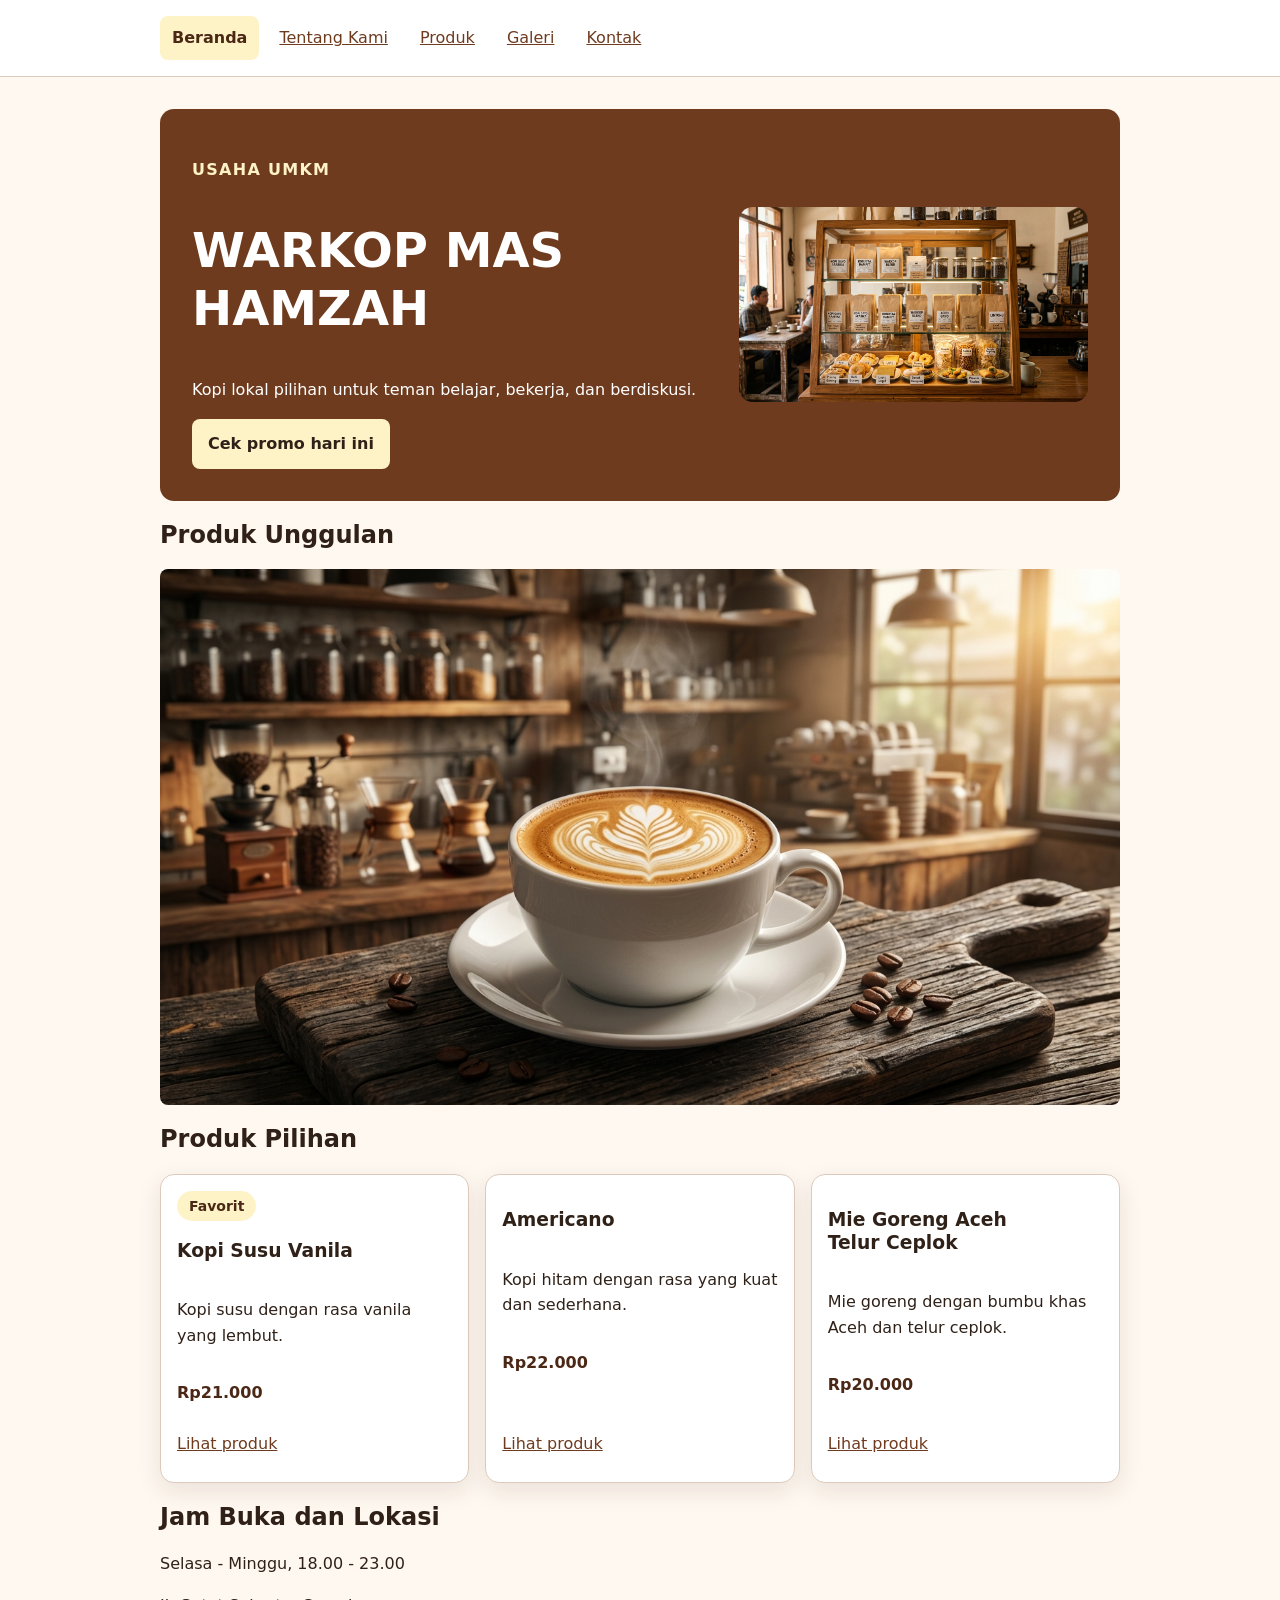
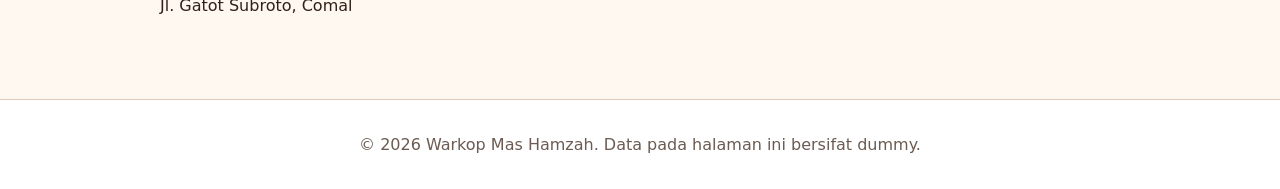
<file: index.html>
<!doctype html>
<html lang="id">
  <head>
    <meta charset="utf-8" />
    <meta name="viewport" content="width=device-width, initial-scale=1" />
    <title>Warkop Mas Hamzah - Website UMKM</title>
    <link rel="stylesheet" href="CSS/style.css" />
    <script src="JS/script.js" defer></script>
    <script src="JS/app.js" defer></script>
  </head>

  <body>
    <a class="skip-link" href="#konten">Lewati ke konten utama</a>

    <header class="site-header">
      <nav class="nav" aria-label="Navigasi utama">
        <ul>
          <li><a href="index.html" aria-current="page">Beranda</a></li>
          <li><a href="tentang.html">Tentang Kami</a></li>
          <li><a href="produk.html">Produk</a></li>
          <li><a href="galeri.html">Galeri</a></li>
          <li><a href="kontak.html">Kontak</a></li>
        </ul>
      </nav>
    </header>

    <main id="konten" class="page">
      <section class="hero" aria-labelledby="hero-title">
        <div class="hero-content">
          <p class="eyebrow">Usaha UMKM</p>
          <h1 id="hero-title">WARKOP MAS HAMZAH</h1>
          <p>Kopi lokal pilihan untuk teman belajar, bekerja, dan berdiskusi.</p>

          <button id="promoButton" type="button">Cek promo hari ini</button>
        </div>

        <img
          class="hero-image"
          src="assets/images/etalaseKopi.jpg"
          width="1376"
          height="768"
          alt="Etalase Warkop Mas Hamzah berisi kemasan kopi lokal dan jajanan"
        />
      </section>

      <!-- Produk Unggulan -->
      <section aria-labelledby="produk-title">
        <h2 id="produk-title">Produk Unggulan</h2>

        <img
          src="assets/images/kopi.jpg"
          width="1376"
          height="768"
          alt="Secangkir kopi dengan latte art di atas talenan kayu"
        />
      </section>

      <!-- Produk Pilihan -->
      <section aria-labelledby="pilihan-title">
        <h2 id="pilihan-title">Produk Pilihan</h2>

        <div class="product-grid">
          <article class="product-card">
            <span class="product-badge">Favorit</span>
            <h3>Kopi Susu Vanila</h3>
            <p>Kopi susu dengan rasa vanila yang lembut.</p>
            <p class="price">Rp21.000</p>
            <div class="card-actions">
              <a href="produk.html">Lihat produk</a>
            </div>
          </article>

          <article class="product-card">
            <h3>Americano</h3>
            <p>Kopi hitam dengan rasa yang kuat dan sederhana.</p>
            <p class="price">Rp22.000</p>
            <div class="card-actions">
              <a href="produk.html">Lihat produk</a>
            </div>
          </article>

          <article class="product-card">
            <h3>Mie Goreng Aceh Telur Ceplok</h3>
            <p>Mie goreng dengan bumbu khas Aceh dan telur ceplok.</p>
            <p class="price">Rp20.000</p>
            <div class="card-actions">
              <a href="produk.html">Lihat produk</a>
            </div>
          </article>
        </div>
      </section>

      <!-- Jam Buka dan Lokasi -->
      <section aria-labelledby="lokasi-title">
        <h2 id="lokasi-title">Jam Buka dan Lokasi</h2>
        <p>Selasa - Minggu, 18.00 - 23.00</p>
        <p>Jl. Gatot Subroto, Comal</p>
      </section>
    </main>

    <footer class="site-footer">
      <p>&copy; 2026 Warkop Mas Hamzah. Data pada halaman ini bersifat dummy.</p>
    </footer>
  </body>
</html>
</file>
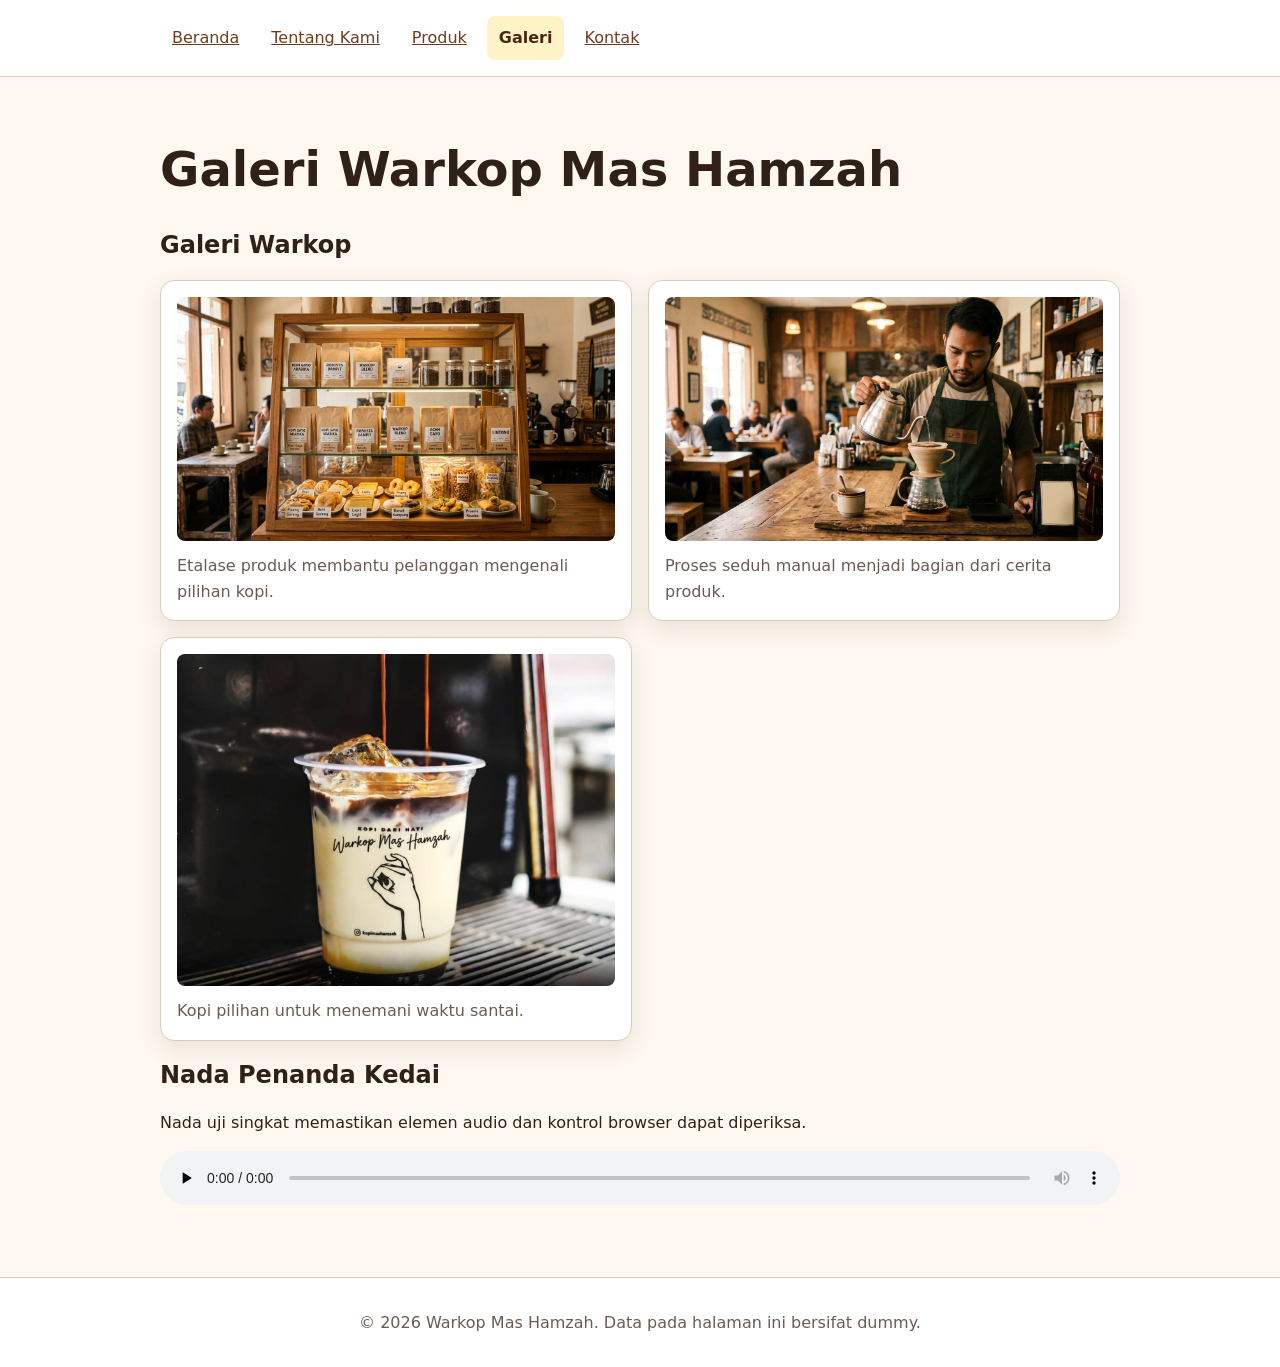
<file: galeri.html>
<!doctype html>
<html lang="id">
  <head>
    <meta charset="utf-8" />
    <meta name="viewport" content="width=device-width, initial-scale=1" />
    <title>Galeri - Warkop Mas Hamzah</title>
    <link rel="stylesheet" href="CSS/style.css" />
    <script src="JS/script.js" defer></script>
    <script src="JS/app.js" defer></script>
  </head>

  <body>
    <a class="skip-link" href="#konten">Lewati ke konten utama</a>

    <header class="site-header">
      <nav class="nav" aria-label="Navigasi utama">
        <ul>
          <li><a href="index.html">Beranda</a></li>
          <li><a href="tentang.html">Tentang Kami</a></li>
          <li><a href="produk.html">Produk</a></li>
          <li><a href="galeri.html" aria-current="page">Galeri</a></li>
          <li><a href="kontak.html">Kontak</a></li>
        </ul>
      </nav>
    </header>

    <main id="konten" class="page">
      <h1>Galeri Warkop Mas Hamzah</h1>

      <section aria-labelledby="media-title">
        <h2 id="media-title">Galeri Warkop</h2>

        <div class="gallery-grid">
          <figure class="media-card">
            <img
              src="assets/images/etalaseKopi.jpg"
              width="1376"
              height="768"
              alt="Etalase Warkop Mas Hamzah berisi beberapa pilihan kopi"
            />
            <figcaption>
              Etalase produk membantu pelanggan mengenali pilihan kopi.
            </figcaption>
          </figure>

          <figure class="media-card">
            <img
              src="assets/images/barista.jpg"
              width="1376"
              height="768"
              alt="Barista menuang air panas ke dripper kopi"
            />
            <figcaption>
              Proses seduh manual menjadi bagian dari cerita produk.
            </figcaption>
          </figure>

          <figure class="media-card">
            <img
              src="assets/images/kopi1.jpeg"
              width="1440"
              height="1092"
              loading="lazy"
              alt="Minuman kopi yang disajikan di Warkop Mas Hamzah"
            />
            <figcaption>
              Kopi pilihan untuk menemani waktu santai.
            </figcaption>
          </figure>
        </div>
      </section>

      <section aria-labelledby="audio-title">
        <h2 id="audio-title">Nada Penanda Kedai</h2>

        <p id="audio-note">
          Nada uji singkat memastikan elemen audio dan kontrol browser dapat diperiksa.
        </p>

        <!-- Audio dimuat dari file, tidak diputar otomatis. preload="none" menunda pengunduhan sampai tombol play ditekan. -->
        <audio controls preload="none" aria-describedby="audio-note">
          <source src="assets/audio/nada-kedai.mp3" type="audio/mpeg" />
          Browser Anda tidak mendukung pemutar audio.
        </audio>
      </section>
    </main>

    <footer class="site-footer">
      <p>&copy; 2026 Warkop Mas Hamzah. Data pada halaman ini bersifat dummy.</p>
    </footer>
  </body>
</html>
</file>
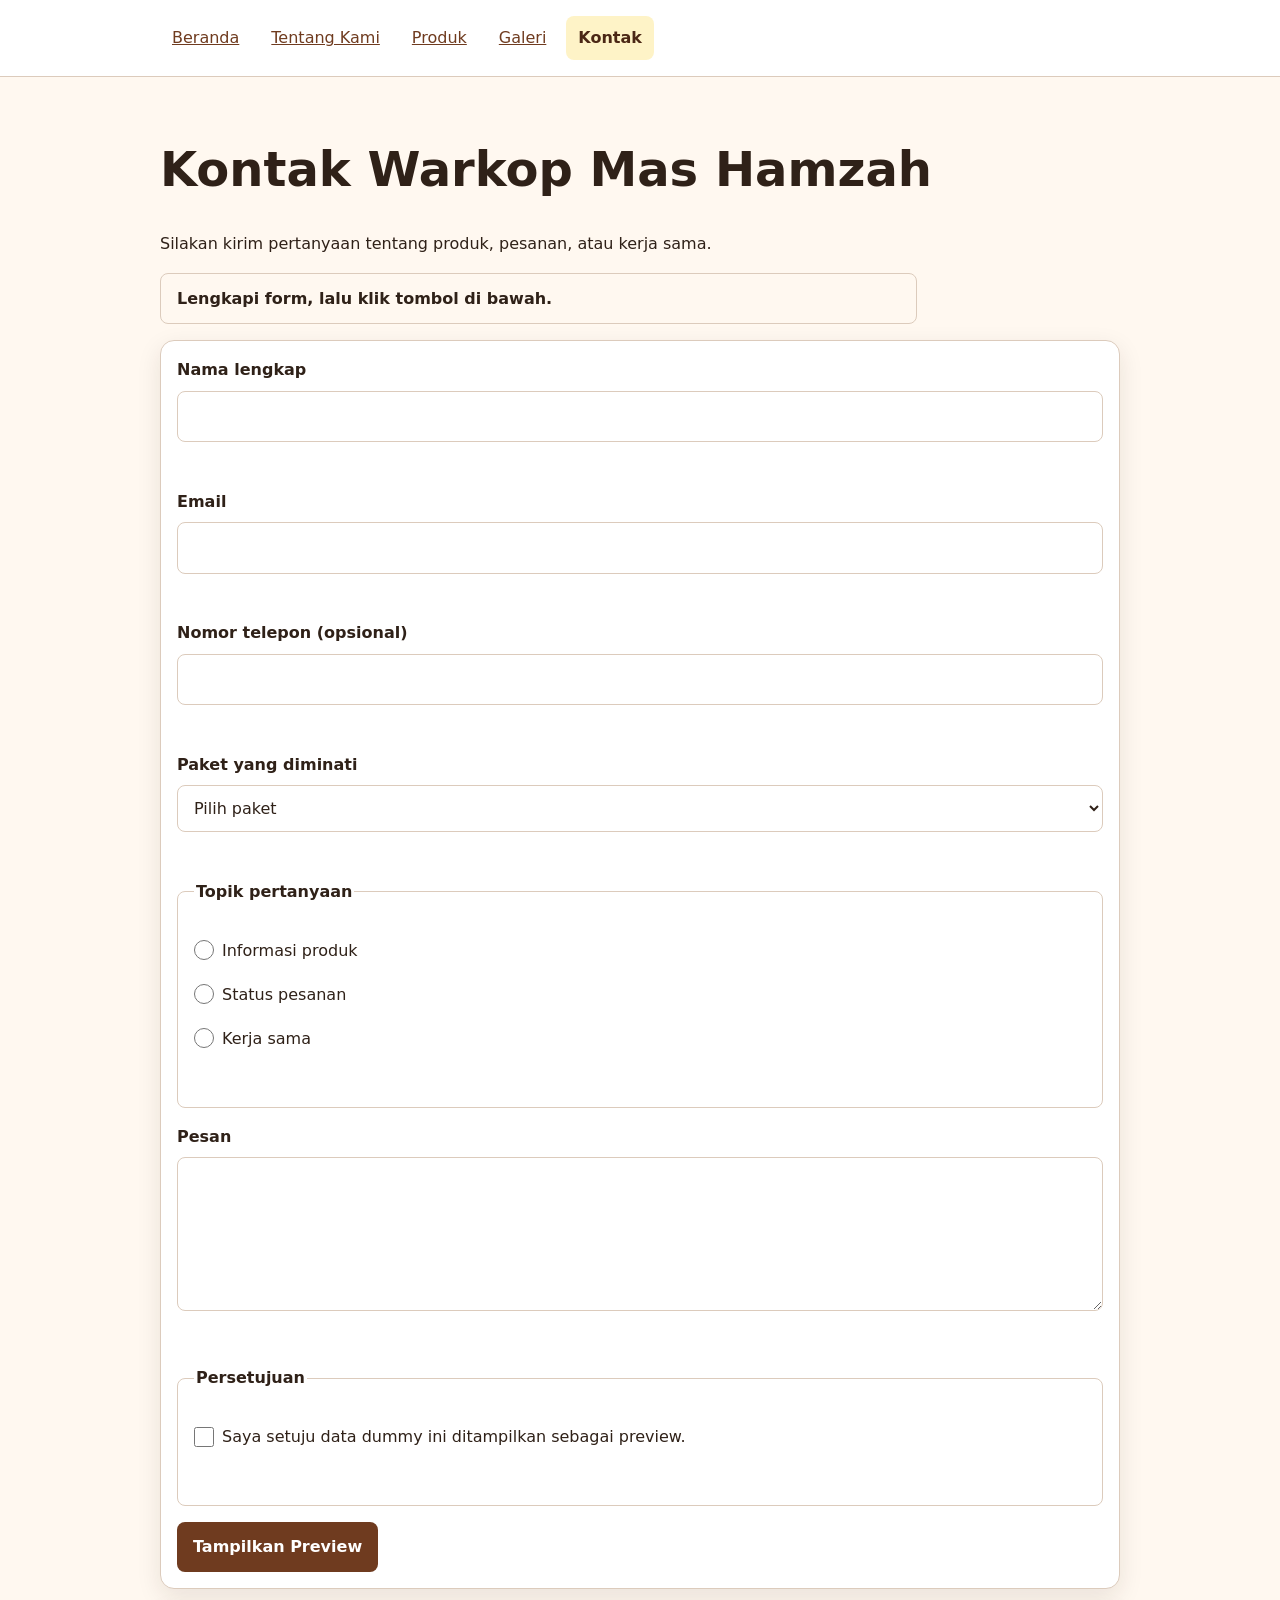
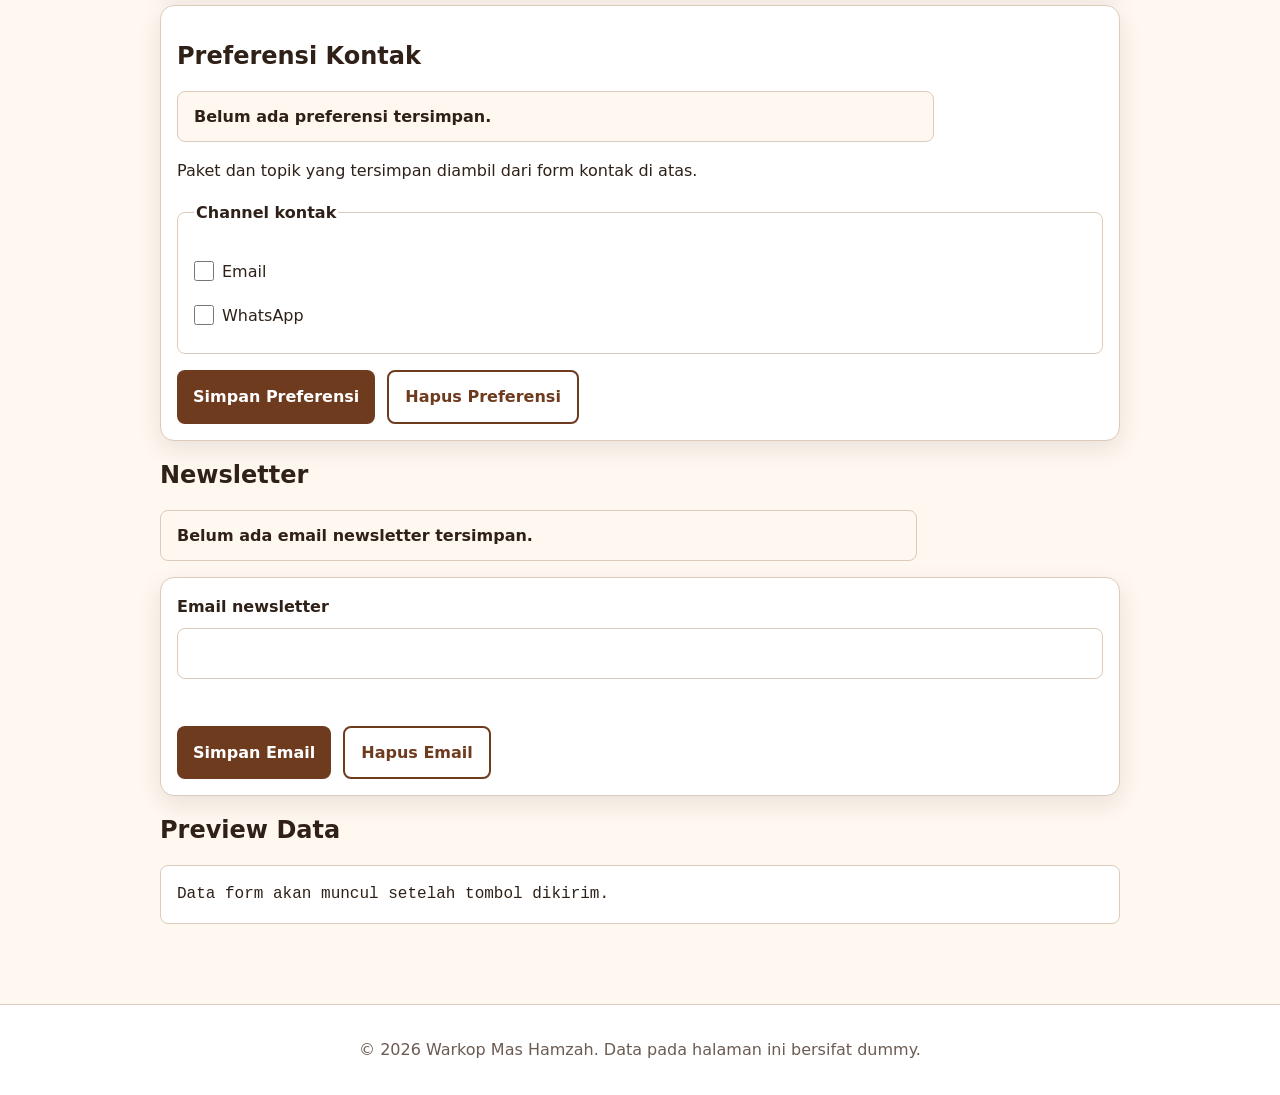
<file: kontak.html>
<!doctype html>
<html lang="id">
  <head>
    <meta charset="utf-8" />
    <meta name="viewport" content="width=device-width, initial-scale=1" />
    <title>Kontak - Warkop Mas Hamzah</title>
    <link rel="stylesheet" href="CSS/style.css" />
    <script src="JS/form.js" defer></script>
    <script src="JS/newsletter.js" defer></script>
    <script src="JS/app.js" defer></script>
  </head>

  <body>
    <a class="skip-link" href="#konten">Lewati ke konten utama</a>

    <header class="site-header">
      <nav class="nav" aria-label="Navigasi utama">
        <ul>
          <li><a href="index.html">Beranda</a></li>
          <li><a href="tentang.html">Tentang Kami</a></li>
          <li><a href="produk.html">Produk</a></li>
          <li><a href="galeri.html">Galeri</a></li>
          <li><a href="kontak.html" aria-current="page">Kontak</a></li>
        </ul>
      </nav>
    </header>

    <main id="konten" class="page">
      <h1>Kontak Warkop Mas Hamzah</h1>

      <p>
        Silakan kirim pertanyaan tentang produk, pesanan, atau kerja sama.
      </p>

      <!-- P12: umpan balik form (aria-live), diisi oleh JS/form.js -->
      <p id="form-feedback" class="form-feedback" aria-live="polite">Lengkapi form, lalu klik tombol di bawah.</p>

      <!-- P12: novalidate mematikan bubble bawaan browser agar pesan error dikendalikan JavaScript.
           Constraint Validation API (checkValidity, setCustomValidity, reportValidity) tetap dipakai. -->
      <form id="form-kontak" action="#" method="post" novalidate>
        <div class="field">
          <label for="nama">Nama lengkap</label>
          <input
            id="nama"
            name="nama"
            type="text"
            autocomplete="name"
            required
            minlength="3"
            maxlength="80"
            aria-describedby="nama-error"
          />
          <p id="nama-error" class="field-error" aria-live="polite"></p>
        </div>

        <div class="field">
          <label for="email">Email</label>
          <input
            id="email"
            name="email"
            type="email"
            autocomplete="email"
            required
            aria-describedby="email-error"
          />
          <p id="email-error" class="field-error" aria-live="polite"></p>
        </div>

        <div class="field">
          <label for="telepon">Nomor telepon (opsional)</label>
          <input
            id="telepon"
            name="telepon"
            type="tel"
            autocomplete="tel"
            pattern="08[0-9]{8,11}"
            title="Nomor telepon diawali 08 lalu 8 sampai 11 angka, tanpa spasi atau tanda hubung."
            aria-describedby="telepon-error"
          />
          <p id="telepon-error" class="field-error" aria-live="polite"></p>
        </div>

        <div class="field">
          <label for="paket">Paket yang diminati</label>

          <select id="paket" name="paket" required aria-describedby="paket-error">
            <option value="">Pilih paket</option>
            <option value="rumahan">Paket seduh rumahan</option>
            <option value="kantor">Paket kantor mingguan</option>
            <option value="tester">Paket tester pelanggan baru</option>
          </select>
          <p id="paket-error" class="field-error" aria-live="polite"></p>
        </div>

        <fieldset>
          <legend>Topik pertanyaan</legend>

          <label>
            <input type="radio" name="topik" value="produk" required aria-describedby="topik-error" />
            Informasi produk
          </label>

          <label>
            <input type="radio" name="topik" value="pesanan" aria-describedby="topik-error" />
            Status pesanan
          </label>

          <label>
            <input type="radio" name="topik" value="kerja-sama" aria-describedby="topik-error" />
            Kerja sama
          </label>

          <!-- Satu pesan error untuk seluruh radio group -->
          <p id="topik-error" class="field-error" aria-live="polite"></p>
        </fieldset>

        <div class="field">
          <label for="pesan">Pesan</label>

          <textarea
            id="pesan"
            name="pesan"
            rows="5"
            required
            minlength="20"
            maxlength="500"
            aria-describedby="pesan-error"
          ></textarea>
          <p id="pesan-error" class="field-error" aria-live="polite"></p>
        </div>

        <!-- P12: persetujuan wajib sebelum data dummy boleh dipreview -->
        <fieldset>
          <legend>Persetujuan</legend>

          <label>
            <input id="setuju" name="setuju" type="checkbox" value="ya" required aria-describedby="setuju-error" />
            Saya setuju data dummy ini ditampilkan sebagai preview.
          </label>

          <p id="setuju-error" class="field-error" aria-live="polite"></p>
        </fieldset>

        <button type="submit">Tampilkan Preview</button>
      </form>

      <!-- P12: preferensi kontak disimpan di localStorage oleh JS/form.js.
           Paket dan topik diambil dari form di atas; channel kontak dipilih di panel ini. -->
      <section id="panel-preferensi" class="panel-preferensi" aria-labelledby="preferensi-title">
        <h2 id="preferensi-title">Preferensi Kontak</h2>

        <p id="preferensi-status" class="form-feedback" aria-live="polite">Memuat preferensi...</p>

        <p>Paket dan topik yang tersimpan diambil dari form kontak di atas.</p>

        <fieldset>
          <legend>Channel kontak</legend>

          <label>
            <input type="checkbox" value="email" data-channel />
            Email
          </label>

          <label>
            <input type="checkbox" value="whatsapp" data-channel />
            WhatsApp
          </label>
        </fieldset>

        <div class="form-actions">
          <button type="button" id="simpan-preferensi">Simpan Preferensi</button>
          <button type="button" id="hapus-preferensi" class="ghost-button">Hapus Preferensi</button>
        </div>
      </section>

      <!-- P12: newsletter ringan, disimpan oleh JS/newsletter.js -->
      <section aria-labelledby="newsletter-title">
        <h2 id="newsletter-title">Newsletter</h2>

        <p id="newsletter-status" class="form-feedback" aria-live="polite">Memuat data newsletter...</p>

        <form id="form-newsletter" action="#" method="post" novalidate>
          <div class="field">
            <label for="newsletter-email">Email newsletter</label>
            <input
              id="newsletter-email"
              name="email"
              type="email"
              autocomplete="email"
              required
              maxlength="100"
              aria-describedby="newsletter-email-error"
            />
            <p id="newsletter-email-error" class="field-error" aria-live="polite"></p>
          </div>

          <div class="form-actions">
            <button type="submit">Simpan Email</button>
            <button type="button" id="newsletter-hapus" class="ghost-button">Hapus Email</button>
          </div>
        </form>
      </section>

      <section class="preview-section" aria-labelledby="preview-title">
        <h2 id="preview-title">Preview Data</h2>

        <pre id="preview-form" aria-live="polite">Data form akan muncul setelah tombol dikirim.</pre>
      </section>
    </main>

    <footer class="site-footer">
      <p>&copy; 2026 Warkop Mas Hamzah. Data pada halaman ini bersifat dummy.</p>
    </footer>
  </body>
</html>
</file>
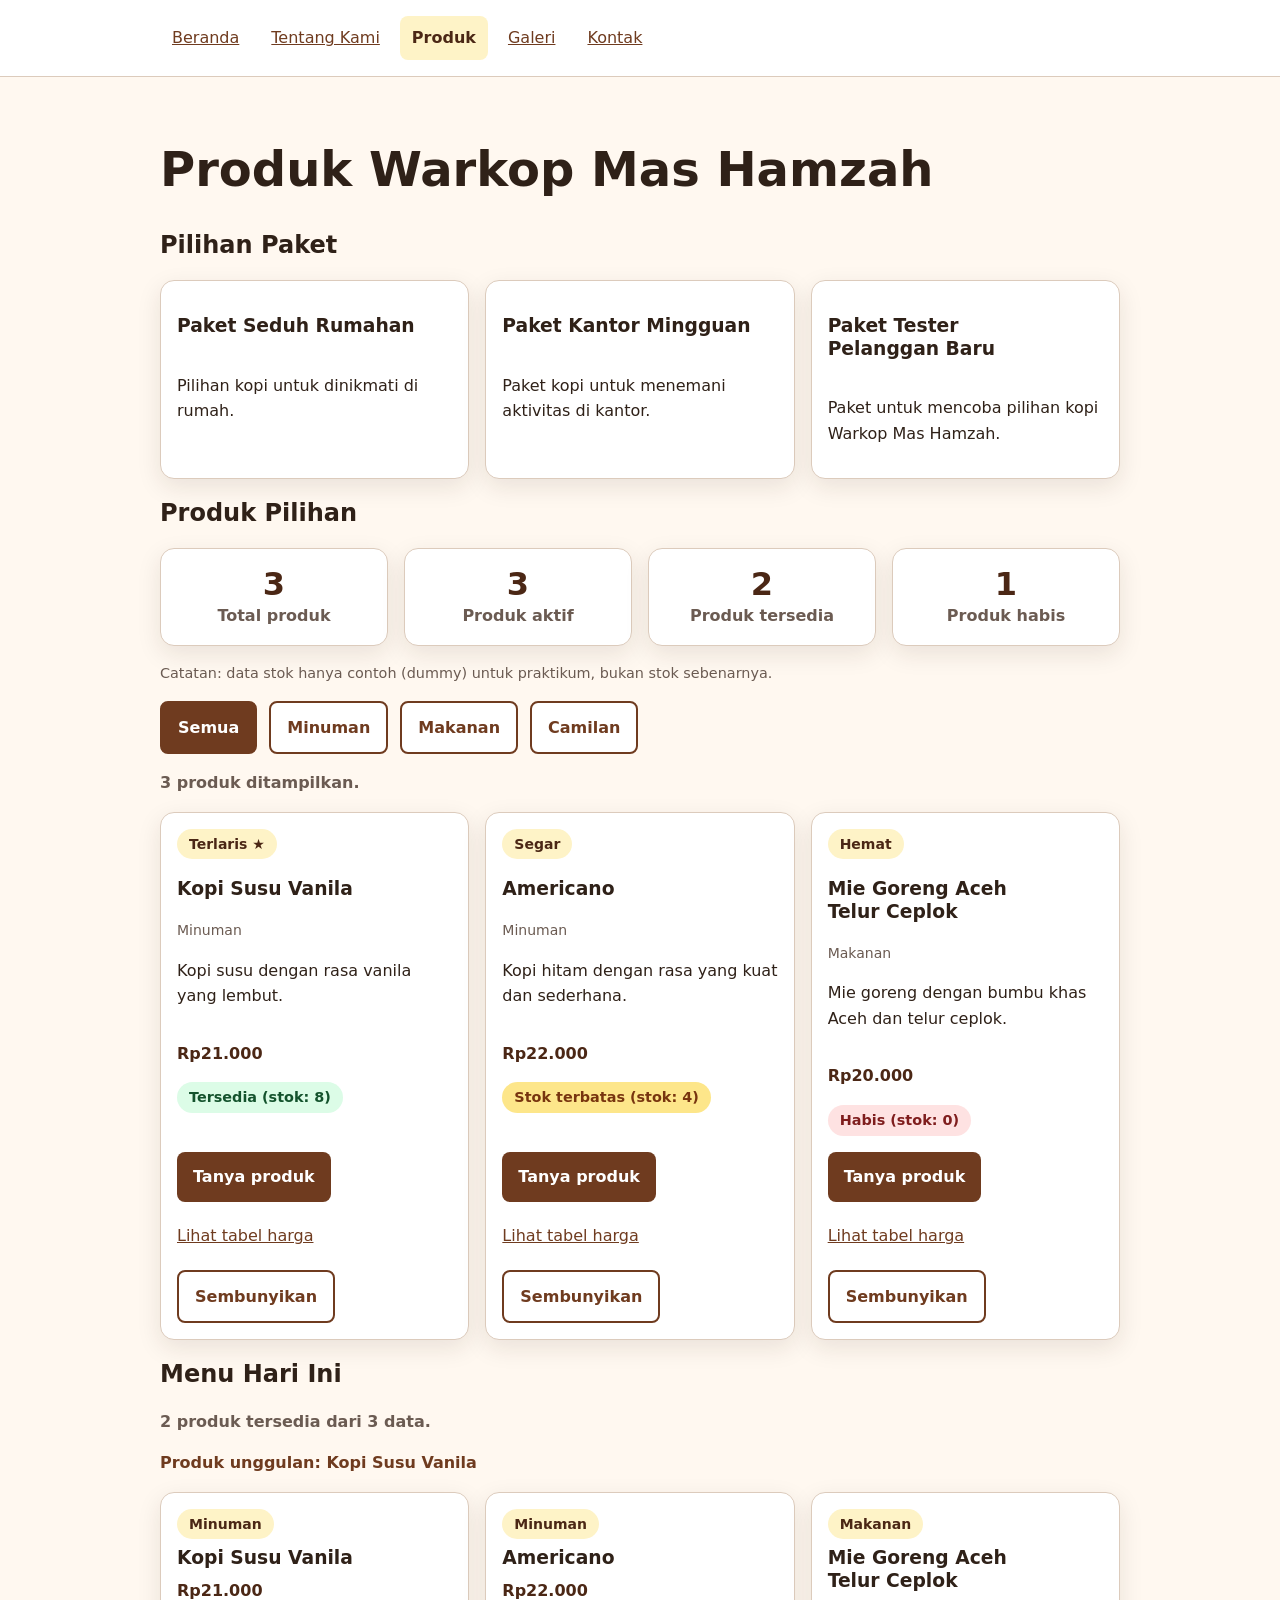
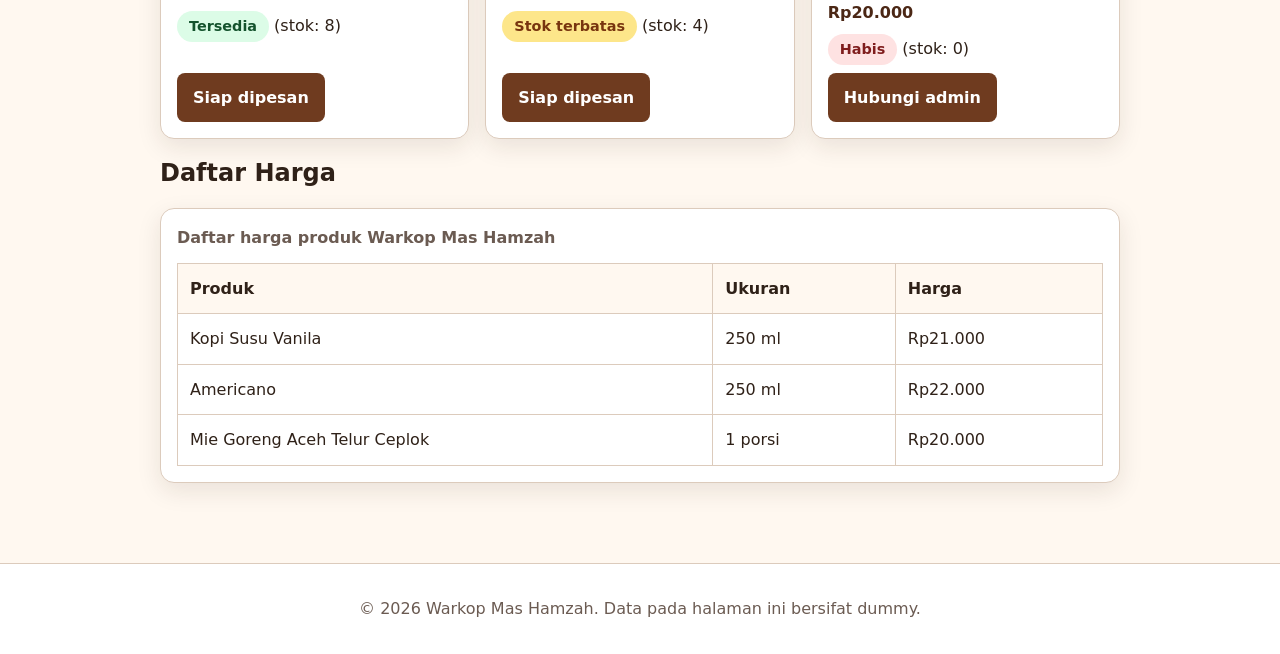
<file: produk.html>
<!doctype html>
<html lang="id">
  <head>
    <meta charset="utf-8" />
    <meta name="viewport" content="width=device-width, initial-scale=1" />
    <title>Produk - Warkop Mas Hamzah</title>
    <link rel="stylesheet" href="CSS/style.css" />
    <script src="JS/script.js" defer></script>
    <script src="JS/app.js" defer></script>
  </head>

  <body>
    <a class="skip-link" href="#konten">Lewati ke konten utama</a>

    <header class="site-header">
      <nav class="nav" aria-label="Navigasi utama">
        <ul>
          <li><a href="index.html">Beranda</a></li>
          <li><a href="tentang.html">Tentang Kami</a></li>
          <li><a href="produk.html" aria-current="page">Produk</a></li>
          <li><a href="galeri.html">Galeri</a></li>
          <li><a href="kontak.html">Kontak</a></li>
        </ul>
      </nav>
    </header>

    <main id="konten" class="page">
      <h1>Produk Warkop Mas Hamzah</h1>

      <section>
        <h2>Pilihan Paket</h2>

        <div class="product-grid">
          <article class="product-card">
            <h3>Paket Seduh Rumahan</h3>
            <p>Pilihan kopi untuk dinikmati di rumah.</p>
          </article>

          <article class="product-card">
            <h3>Paket Kantor Mingguan</h3>
            <p>Paket kopi untuk menemani aktivitas di kantor.</p>
          </article>

          <article class="product-card">
            <h3>Paket Tester Pelanggan Baru</h3>
            <p>Paket untuk mencoba pilihan kopi Warkop Mas Hamzah.</p>
          </article>
        </div>
      </section>

      <!-- P09: Produk Pilihan dirender oleh JS/app.js dari array daftarProduk.
           Kartu produk TIDAK ditulis manual di HTML agar tidak tampil dua kali. -->
      <section aria-labelledby="produk-pilihan-title">
        <h2 id="produk-pilihan-title">Produk Pilihan</h2>

        <!-- P09: Ringkasan katalog, angkanya dihitung oleh app.js -->
        <div class="summary-grid" id="ringkasan-katalog" aria-label="Ringkasan katalog produk">
          <div class="summary-item">
            <p class="summary-value" id="ringkasan-total">-</p>
            <p class="summary-label">Total produk</p>
          </div>
          <div class="summary-item">
            <p class="summary-value" id="ringkasan-aktif">-</p>
            <p class="summary-label">Produk aktif</p>
          </div>
          <div class="summary-item">
            <p class="summary-value" id="ringkasan-tersedia">-</p>
            <p class="summary-label">Produk tersedia</p>
          </div>
          <div class="summary-item">
            <p class="summary-value" id="ringkasan-habis">-</p>
            <p class="summary-label">Produk habis</p>
          </div>
        </div>

        <p class="catalog-note">
          Catatan: data stok hanya contoh (dummy) untuk praktikum, bukan stok sebenarnya.
        </p>

        <!-- P11: tombol filter kategori. Kategori dibaca JS dari atribut data-filter
             (nilainya harus sama persis dengan properti "kategori" di daftarProduk).
             Tombol "Camilan" sengaja belum punya produk, dipakai untuk menguji empty state. -->
        <div class="filter-bar" role="group" aria-label="Filter kategori produk">
          <button type="button" class="filter-button is-active" data-filter="Semua" aria-pressed="true">Semua</button>
          <button type="button" class="filter-button" data-filter="Minuman" aria-pressed="false">Minuman</button>
          <button type="button" class="filter-button" data-filter="Makanan" aria-pressed="false">Makanan</button>
          <button type="button" class="filter-button" data-filter="Camilan" aria-pressed="false">Camilan</button>
        </div>

        <!-- P11: #produk-status = status jumlah produk yang sedang tampil, diisi JS lewat textContent -->
        <p id="produk-status" class="js-product-summary" aria-live="polite">Memuat produk...</p>

        <!-- P09/P11: #produk-grid = container kartu produk, diisi oleh JavaScript (renderKatalog di JS/app.js) -->
        <div class="product-grid" id="produk-grid">
          <noscript>Aktifkan JavaScript untuk melihat katalog produk.</noscript>
        </div>
      </section>

      <!-- P09-02: Diisi oleh renderProduk() di JS/app.js dari array produkUmkm. -->
      <section aria-labelledby="produk-dinamis-title">
        <h2 id="produk-dinamis-title">Menu Hari Ini</h2>

        <p id="produk-ringkasan" class="js-product-summary" aria-live="polite">Memuat ringkasan produk...</p>

        <!-- P10: diisi oleh renderProduk() di JS/app.js memakai find(). -->
        <p id="produk-unggulan">Produk unggulan akan ditentukan melalui JavaScript.</p>

        <div class="product-grid js-product-grid" id="produk-dinamis">
          <noscript>Aktifkan JavaScript untuk melihat daftar menu.</noscript>
        </div>
      </section>

      <section>
        <h2 id="harga-title">Daftar Harga</h2>

        <!-- P07-02: .table-scroll membuat hanya tabel yang bergulir ke samping di layar sempit.
             role="region" + aria-labelledby (menunjuk ke ID caption) + tabindex="0" membuatnya
             punya nama dan bisa digulir dengan keyboard. -->
        <div
          class="table-scroll"
          role="region"
          aria-labelledby="daftar-harga-caption"
          tabindex="0"
        >
        <table>
          <caption id="daftar-harga-caption">Daftar harga produk Warkop Mas Hamzah</caption>

          <thead>
            <tr>
              <th scope="col">Produk</th>
              <th scope="col">Ukuran</th>
              <th scope="col">Harga</th>
            </tr>
          </thead>

          <tbody>
            <tr>
              <td>Kopi Susu Vanila</td>
              <td>250 ml</td>
              <td>Rp21.000</td>
            </tr>

            <tr>
              <td>Americano</td>
              <td>250 ml</td>
              <td>Rp22.000</td>
            </tr>

            <tr>
              <td>Mie Goreng Aceh Telur Ceplok</td>
              <td>1 porsi</td>
              <td>Rp20.000</td>
            </tr>
          </tbody>
        </table>
        </div>
      </section>
    </main>

    <footer class="site-footer">
      <p>&copy; 2026 Warkop Mas Hamzah. Data pada halaman ini bersifat dummy.</p>
    </footer>
  </body>
</html>
</file>
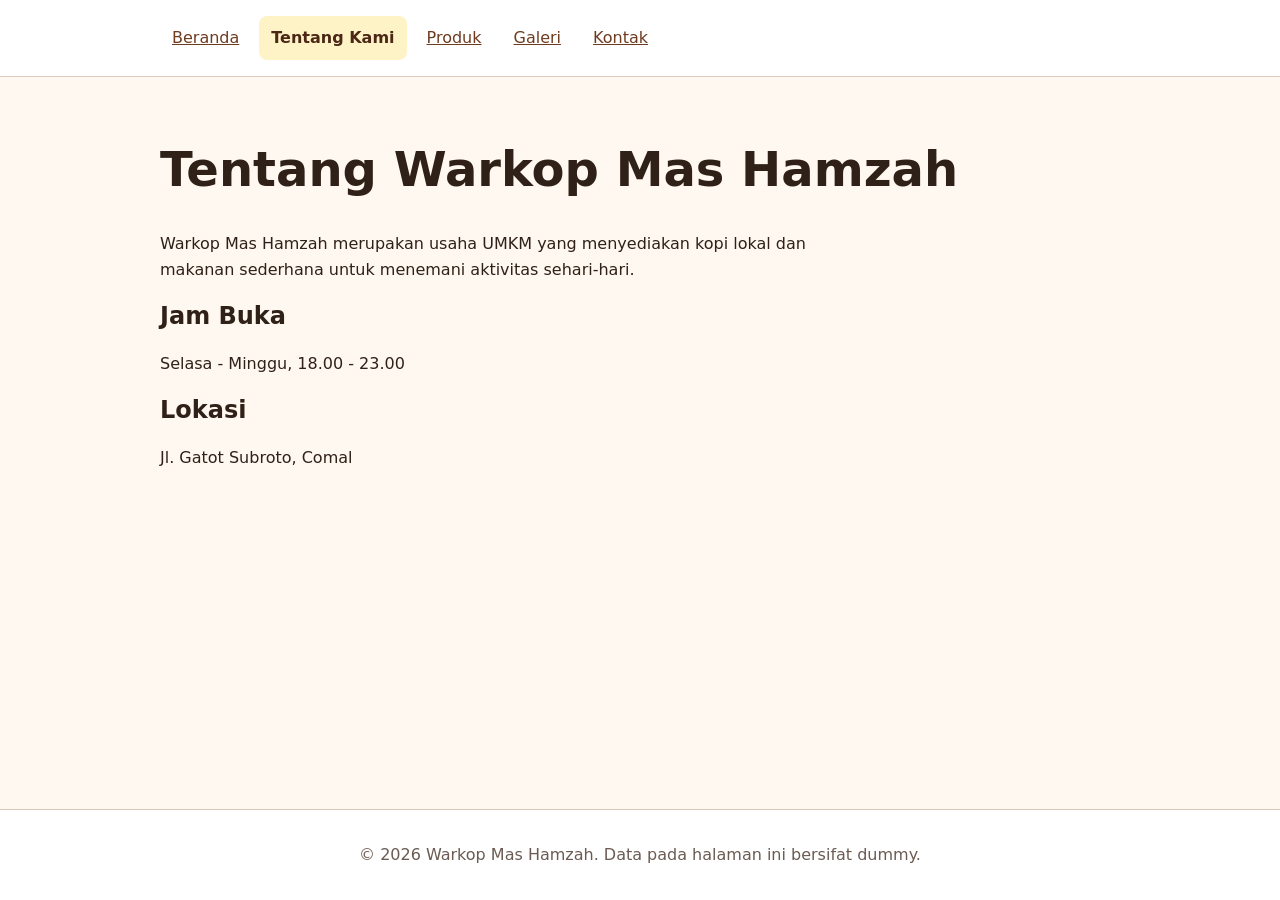
<file: tentang.html>
<!doctype html>
<html lang="id">
  <head>
    <meta charset="utf-8" />
    <meta name="viewport" content="width=device-width, initial-scale=1" />
    <title>Tentang Kami - Warkop Mas Hamzah</title>
    <link rel="stylesheet" href="CSS/style.css" />
    <script src="JS/script.js" defer></script>
    <script src="JS/app.js" defer></script>
  </head>

  <body>
    <a class="skip-link" href="#konten">Lewati ke konten utama</a>

    <header class="site-header">
      <nav class="nav" aria-label="Navigasi utama">
        <ul>
          <li><a href="index.html">Beranda</a></li>
          <li><a href="tentang.html" aria-current="page">Tentang Kami</a></li>
          <li><a href="produk.html">Produk</a></li>
          <li><a href="galeri.html">Galeri</a></li>
          <li><a href="kontak.html">Kontak</a></li>
        </ul>
      </nav>
    </header>

    <main id="konten" class="page">
      <h1>Tentang Warkop Mas Hamzah</h1>

      <p>
        Warkop Mas Hamzah merupakan usaha UMKM yang menyediakan kopi lokal
        dan makanan sederhana untuk menemani aktivitas sehari-hari.
      </p>

      <section>
        <h2>Jam Buka</h2>
        <p>Selasa - Minggu, 18.00 - 23.00</p>
      </section>

      <section>
        <h2>Lokasi</h2>
        <p>Jl. Gatot Subroto, Comal</p>
      </section>
    </main>

    <footer class="site-footer">
      <p>&copy; 2026 Warkop Mas Hamzah. Data pada halaman ini bersifat dummy.</p>
    </footer>
  </body>
</html>
</file>
<file: CSS/style.css>
:root {
  --color-primary: #6f3b1f;
  --color-primary-strong: #4b2715;
  --color-text: #2f2118;
  --color-muted: #6b5b52;
  --color-surface: #ffffff;
  --color-surface-soft: #fff8f0;
  --color-border: #dccbbc;
  --color-focus: #1d4ed8;
  --color-highlight: #fef3c7;
  --color-highlight-strong: #fde68a;

  --space-1: 0.5rem;
  --space-2: 0.75rem;
  --space-3: 1rem;
  --space-4: 1.5rem;
  --space-5: 2rem;

  --radius-sm: 0.5rem;
  --radius-md: 0.875rem;

  /* P07-01: ukuran minimum area sentuh (sekitar 44px) untuk tautan dan tombol. */
  --target-size: 2.75rem;

  --shadow-card: 0 0.5rem 1.5rem rgb(47 33 24 / 0.1);
}

*,
*::before,
*::after {
  box-sizing: border-box;
}

html {
  color-scheme: light;
  /* P07-01: cegah browser ponsel memperbesar teks sendiri saat layar diputar. */
  -webkit-text-size-adjust: 100%;
  text-size-adjust: 100%;
}

/* P06: Flexbox kolom agar footer berada di bawah dan konsisten di semua halaman. */
body {
  display: flex;
  flex-direction: column;
  min-height: 100vh;
  /* P07-01: 100dvh mengikuti tinggi layar ponsel yang sebenarnya (bar alamat naik/turun).
     Browser lama yang belum mendukung tetap memakai 100vh di atas. */
  min-height: 100dvh;
  margin: 0;
  color: var(--color-text);
  background: var(--color-surface-soft);
  font-family: system-ui, -apple-system, BlinkMacSystemFont, "Segoe UI", sans-serif;
  font-size: 1rem;
  line-height: 1.6;
}

img {
  display: block;
  max-width: 100%;
  height: auto;
  border-radius: var(--radius-sm);
}

a {
  color: var(--color-primary);
}

a:hover {
  color: var(--color-primary-strong);
}

:focus-visible {
  outline: 3px solid var(--color-focus);
  outline-offset: 3px;
}

.skip-link {
  position: absolute;
  top: -5rem;
  left: var(--space-3);
  padding: var(--space-2) var(--space-3);
  color: var(--color-surface);
  background: var(--color-text);
}

.skip-link:focus {
  top: var(--space-3);
}

/* a:hover (specificity lebih tinggi dari .skip-link) akan mengubah warna teks
   menjadi cokelat gelap di atas latar gelap; rule ini menjaga teks tetap terbaca. */
.skip-link:hover {
  color: var(--color-surface);
}

.site-header,
.site-footer {
  padding: var(--space-3) var(--space-4);
  background: var(--color-surface);
  border-bottom: 1px solid var(--color-border);
}

/* P07-01: .nav sudah mengatur lebar dan margin tepinya sendiri (lihat di bawah).
   Padding horizontal header dinolkan agar jarak tepi tidak bertumpuk dua kali
   (sebelumnya menu hanya selebar 240px pada layar 320px). */
.site-header {
  padding-inline: 0;
}

.site-footer {
  margin-top: var(--space-5);
  color: var(--color-muted);
  text-align: center;
  border-top: 1px solid var(--color-border);
  border-bottom: 0;
}

.nav,
.page {
  width: min(100% - 2rem, 60rem);
  margin-inline: auto;
}

/* P06: konten utama mengisi ruang kosong sehingga footer turun ke bawah. */
.page {
  flex: 1;
}

/* P06-02: .nav memakai Flexbox. Main axis horizontal, align-items mengatur cross axis. */
.nav {
  display: flex;
  flex-direction: column;
  gap: var(--space-3);
  align-items: flex-start;
}

/* P06: daftar menu juga Flexbox satu dimensi; flex-wrap menurunkan item jika ruang habis.
   P07-02 (mobile-first): baseline menu ditumpuk satu kolom. align-items: flex-start wajib di sini,
   sebab align-items: center dari P06 akan memusatkan tautan secara horizontal pada kolom.
   Jarak antarmenu cukup dari tinggi tautan (44px), jadi gap vertikal dinolkan. */
.nav ul {
  display: flex;
  flex-direction: column;
  flex-wrap: wrap;
  align-items: flex-start;
  gap: 0;
  padding: 0;
  margin: 0;
  list-style: none;
}

/* P07-01: semua tautan menu memakai ukuran yang sama (bukan hanya halaman aktif),
   sehingga area sentuh minimal 44px dan posisi menu tidak bergeser antarhalaman. */
.nav a {
  display: inline-flex;
  align-items: center;
  min-height: var(--target-size);
  padding-inline: var(--space-2);
  border-radius: var(--radius-sm);
}

.nav a[aria-current="page"] {
  color: var(--color-primary-strong);
  font-weight: 700;
  text-decoration: none;
  background: var(--color-highlight);
}

.page {
  padding-block: var(--space-4);
}

/* P07-01 (mobile-first): hero dimulai satu kolom (teks lalu gambar, sama dengan urutan HTML).
   minmax(0, 1fr) mencegah isi memaksa kolom melebar melebihi layar. */
.hero {
  display: grid;
  grid-template-columns: minmax(0, 1fr);
  gap: var(--space-4);
  align-items: center;
  padding: var(--space-4);
  color: var(--color-surface);
  background: var(--color-primary);
  border-radius: var(--radius-md);
}

.hero-image {
  width: 100%;
  border-radius: var(--radius-md);
}

/* Outline biru (#1d4ed8) di atas latar cokelat hero kontrasnya rendah (sekitar 1,4:1),
   jadi di dalam hero focus indicator memakai warna highlight. */
.hero :focus-visible {
  outline-color: var(--color-highlight);
}

h1,
h2,
h3 {
  line-height: 1.2;
  text-wrap: balance;
  /* P07-01: kata panjang dipatahkan alih-alih memotong atau melebarkan halaman. */
  overflow-wrap: break-word;
}

h1 {
  font-size: clamp(2rem, 6vw, 3rem);
}

.page p,
.page li {
  max-width: 68ch;
}

.eyebrow {
  color: var(--color-primary);
  font-weight: 800;
  letter-spacing: 0.08em;
  text-transform: uppercase;
}

.hero .eyebrow {
  color: var(--color-highlight);
}

.price {
  color: var(--color-primary-strong);
  font-weight: 800;
}

/* .button dipakai oleh tautan "Tanya produk" agar tampil seperti tombol.
   P07-01: min-height menjaga area sentuh tombol minimal 44px. */
button,
.button {
  display: inline-block;
  min-height: var(--target-size);
  padding: var(--space-2) var(--space-3);
  color: var(--color-surface);
  font: inherit;
  font-weight: 700;
  text-decoration: none;
  cursor: pointer;
  background: var(--color-primary);
  border: 0;
  border-radius: var(--radius-sm);
}

button:hover,
.button:hover {
  color: var(--color-surface);
  background: var(--color-primary-strong);
}

.hero button {
  color: var(--color-text);
  background: var(--color-highlight);
}

.hero button:hover {
  color: var(--color-text);
  background: var(--color-highlight-strong);
}

/* P07-01: tabel dikeluarkan dari gabungan selektor ini karena kini dibungkus .table-scroll
   (lihat bagian tabel). */
.product-card,
.media-card,
form {
  margin-block: var(--space-3);
  padding: var(--space-3);
  background: var(--color-surface);
  border: 1px solid var(--color-border);
  border-radius: var(--radius-md);
  box-shadow: var(--shadow-card);
}

/* P06-02: Grid untuk kumpulan card (kolom dan baris).
   P07-01 (mobile-first): dimulai satu kolom; jumlah kolom bertambah lewat media query di bawah. */
.product-grid,
.gallery-grid {
  display: grid;
  grid-template-columns: minmax(0, 1fr);
  gap: var(--space-3);
}

/* Jarak antarcard sudah diatur gap, jadi margin card di dalam grid dinolkan. */
.product-grid .product-card,
.gallery-grid .media-card {
  margin-block: 0;
}

/* P06-02: isi card memakai Flexbox kolom (main axis vertikal). */
.product-card {
  display: flex;
  flex-direction: column;
}

.product-badge {
  align-self: flex-start;
  padding: 0.25rem var(--space-2);
  color: var(--color-primary-strong);
  font-size: 0.875rem;
  font-weight: 800;
  background: var(--color-highlight);
  border-radius: 999px;
}

/* P06-02: kelompok aksi memakai Flexbox satu baris.
   margin-top: auto mendorong aksi ke dasar card. */
.card-actions {
  display: flex;
  gap: var(--space-2);
  align-items: center;
  flex-wrap: wrap;
  margin-top: auto;
}

/* P07-01: tautan teks di dalam kartu (mis. "Lihat produk") diberi tinggi sentuh 44px. */
.card-actions a {
  display: inline-flex;
  align-items: center;
  min-height: var(--target-size);
}

/* P06: figure galeri disusun vertikal (gambar lalu keterangan). */
.media-card {
  display: flex;
  flex-direction: column;
  gap: var(--space-2);
}

.media-card figcaption {
  margin: 0;
}

figure {
  margin-inline: 0;
}

figcaption,
caption {
  color: var(--color-muted);
}

/* P07-02: .table-scroll membungkus tabel; hanya pembungkus ini yang menangani scroll horizontal,
   bukan seluruh halaman. Tampilan kartunya (border, bayangan, padding) berasal dari P07-01. */
.table-scroll {
  max-width: 100%;
  margin-block: var(--space-3);
  padding: var(--space-3);
  overflow-x: auto;
  background: var(--color-surface);
  border: 1px solid var(--color-border);
  border-radius: var(--radius-md);
  box-shadow: var(--shadow-card);
}

/* Pembungkus punya tabindex="0", jadi indikator fokusnya dibuat eksplisit. */
.table-scroll:focus-visible {
  outline: 3px solid var(--color-focus);
  outline-offset: 3px;
}

/* Lebar minimum membuat kolom tetap terbaca; di layar sempit tabel digulir di dalam pembungkus. */
.table-scroll table {
  min-width: 40rem;
}

table {
  width: 100%;
  border-collapse: collapse;
}

caption {
  margin-bottom: var(--space-2);
  font-weight: 700;
  text-align: left;
}

th,
td {
  padding: var(--space-2);
  text-align: left;
  border: 1px solid var(--color-border);
}

th {
  background: var(--color-surface-soft);
}

.field {
  margin-bottom: var(--space-3);
}

.field label,
legend {
  display: block;
  margin-bottom: var(--space-1);
  font-weight: 700;
}

.field input,
.field select,
.field textarea {
  width: 100%;
  padding: var(--space-2);
  color: inherit;
  font: inherit;
  background: var(--color-surface);
  border: 1px solid var(--color-border);
  border-radius: var(--radius-sm);
}

/* P07-01: pilihan radio/checkbox dibuat lebih besar dan labelnya setinggi area sentuh. */
input[type="radio"],
input[type="checkbox"] {
  flex: none;
  width: 1.25rem;
  height: 1.25rem;
  margin: 0;
}

/* P07-01: fieldset punya min-width bawaan = lebar isi terpanjang yang bisa melebarkan form
   di layar kecil; min-width: 0 membuatnya mengikuti lebar wadah. */
fieldset {
  min-width: 0;
  margin: 0 0 var(--space-3);
  padding: var(--space-3);
  border: 1px solid var(--color-border);
  border-radius: var(--radius-sm);
}

fieldset label {
  display: flex;
  align-items: center;
  gap: var(--space-1);
  min-height: var(--target-size);
}

/* P07-01: tombol kirim penuh selebar form di layar kecil agar mudah disentuh. */
form button[type="submit"] {
  width: 100%;
}

audio {
  width: 100%;
  max-width: 100%;
}

#preview-form {
  padding: var(--space-3);
  white-space: pre-wrap;
  /* P07-01: teks panjang tanpa spasi (mis. email atau pesan) dipatahkan, tidak melebarkan halaman. */
  overflow-wrap: anywhere;
  background: var(--color-surface);
  border: 1px solid var(--color-border);
  border-radius: var(--radius-sm);
}

/* ==========================================================================
   P09: Ringkasan katalog, label stok, dan catatan data dummy.
   Hanya menambah aturan baru; desain lama tidak diubah.
   ========================================================================== */

.summary-grid {
  display: grid;
  grid-template-columns: repeat(auto-fit, minmax(9rem, 1fr));
  gap: var(--space-3);
  margin-block: var(--space-3);
}

.summary-item {
  padding: var(--space-3);
  text-align: center;
  background: var(--color-surface);
  border: 1px solid var(--color-border);
  border-radius: var(--radius-md);
  box-shadow: var(--shadow-card);
}

.summary-item p {
  margin: 0;
}

.summary-value {
  color: var(--color-primary-strong);
  font-size: 2rem;
  font-weight: 800;
  line-height: 1.2;
}

.summary-label {
  color: var(--color-muted);
  font-weight: 600;
}

.catalog-note {
  color: var(--color-muted);
  font-size: 0.9rem;
}

.product-category {
  margin-block: 0;
  color: var(--color-muted);
  font-size: 0.875rem;
}

.stock-status {
  align-self: flex-start;
  margin-block: 0 var(--space-3);
  padding: 0.25rem var(--space-2);
  font-size: 0.9rem;
  font-weight: 700;
  border-radius: 999px;
}

.stock-status--tersedia {
  color: #14532d;
  background: #dcfce7;
}

.stock-status--terbatas {
  color: #78350f;
  background: #fde68a;
}

.stock-status--habis {
  color: #7f1d1d;
  background: #fee2e2;
}

/* ==========================================================================
   P09-02: Produk dinamis (js-product-*) dan badge stok.
   Memakai variabel :root yang sudah ada; breakpoint kolom memakai
   .product-grid yang sudah ada.
   ========================================================================== */

.js-product-grid {
  margin-block: var(--space-3);
}

.js-product-card {
  gap: var(--space-1);
}

.js-product-card h3,
.js-product-card p {
  margin-block: 0;
}

.js-product-summary {
  color: var(--color-muted);
  font-weight: 600;
}

.stock-badge {
  display: inline-block;
  padding: 0.25rem var(--space-2);
  color: #14532d;
  font-size: 0.9rem;
  font-weight: 700;
  background: #dcfce7;
  border-radius: 999px;
}

.stock-badge.warning {
  color: #78350f;
  background: var(--color-highlight-strong);
}

.stock-badge.empty {
  color: #7f1d1d;
  background: #fee2e2;
}

/* ==========================================================================
   P10: Teks produk unggulan (diisi JavaScript lewat find()).
   Hanya menambah aturan baru; layout P07 tidak diubah.
   ========================================================================== */

#produk-unggulan {
  font-weight: 700;
  color: var(--color-primary);
}

/* ==========================================================================
   P11: Filter kategori katalog dan empty state.
   Hanya menambah aturan baru; memakai variabel :root yang sudah ada.
   ========================================================================== */

.filter-bar {
  display: flex;
  flex-wrap: wrap;
  gap: var(--space-2);
  margin-block: var(--space-3);
}

/* Tombol filter tidak aktif: tampil outline. Tombol aktif: terisi warna utama.
   .ghost-button (tombol "Sembunyikan" di kartu) memakai tampilan outline yang sama. */
.filter-button,
.ghost-button {
  color: var(--color-primary);
  background: var(--color-surface);
  border: 2px solid var(--color-primary);
}

.filter-button:hover,
.ghost-button:hover {
  color: var(--color-primary-strong);
  background: var(--color-highlight);
}

.filter-button.is-active,
.filter-button.is-active:hover {
  color: var(--color-surface);
  background: var(--color-primary);
}

/* Empty state membentang selebar grid agar tidak terjepit di satu kolom. */
.empty-state {
  grid-column: 1 / -1;
  padding: var(--space-3);
  color: var(--color-muted);
  font-weight: 600;
  background: var(--color-surface);
  border: 1px dashed var(--color-border);
  border-radius: var(--radius-md);
}

/* ==========================================================================
   P07-02: Media query mobile-first, diletakkan di akhir stylesheet.
   Semua aturan di atas adalah baseline layar kecil (satu kolom); breakpoint hanya MENAMBAH
   layout saat ruang cukup. Satuan rem mengikuti ukuran huruf bawaan browser pengguna.
   ========================================================================== */

/* >= 42rem (672px): menu berbaris dan galeri dua kolom. */
@media (min-width: 42rem) {
  .page {
    padding-block: var(--space-5);
  }

  .hero {
    padding: var(--space-5);
  }

  .nav ul {
    flex-direction: row;
    align-items: center;
    gap: 0 var(--space-1);
  }

  .gallery-grid {
    grid-template-columns: repeat(2, minmax(0, 1fr));
  }

  form button[type="submit"] {
    width: auto;
  }
}

/* >= 48rem (768px): hero teks + gambar berdampingan; kartu produk dua kolom. */
@media (min-width: 48rem) {
  .hero {
    grid-template-columns: 1.2fr 0.8fr;
  }

  .product-grid {
    grid-template-columns: repeat(2, minmax(0, 1fr));
  }
}

/* >= 60rem (960px): navigasi satu baris dengan tepi rata; kartu produk tiga kolom. */
@media (min-width: 60rem) {
  .nav {
    flex-direction: row;
    align-items: center;
    justify-content: space-between;
  }

  .product-grid {
    grid-template-columns: repeat(3, minmax(0, 1fr));
  }
}

/* ==========================================================================
   P12: VALIDASI FORM, PESAN ERROR AKSESIBEL, DAN PREFERENSI localStorage
   Hanya menambah gaya baru; aturan lama di atas tidak diubah.
   ========================================================================== */

/* Pesan error di bawah setiap field. Berisi teks (bukan hanya warna) agar bisa dibaca semua pengguna.
   min-height menjaga tata letak tidak melompat saat pesan muncul. */
.field-error {
  min-height: 1.4rem;
  margin: var(--space-1) 0 0;
  color: #b91c1c;
  font-size: 0.9rem;
  font-weight: 700;
}

/* Field yang tidak valid diberi garis tepi merah. aria-invalid diatur oleh JS/form.js. */
[aria-invalid="true"] {
  border-color: #b91c1c;
  box-shadow: 0 0 0 3px rgb(185 28 28 / 15%);
}

/* Fokus tetap terlihat jelas saat JavaScript memindahkan fokus ke field yang salah. */
.field input:focus-visible,
.field select:focus-visible,
.field textarea:focus-visible,
fieldset input:focus-visible {
  outline: 3px solid var(--color-focus);
  outline-offset: 2px;
}

/* Umpan balik form (aria-live). Netral dulu; .error merah, .success hijau.
   Warna selalu dipadukan dengan teks, bukan warna saja. */
.form-feedback {
  margin-block: var(--space-3);
  padding: var(--space-2) var(--space-3);
  font-weight: 700;
  background: var(--color-surface-soft);
  border: 1px solid var(--color-border);
  border-radius: var(--radius-sm);
}

.form-feedback.error {
  color: #b91c1c;
  background: #fef2f2;
  border-color: #b91c1c;
}

.form-feedback.success {
  color: #166534;
  background: #f0fdf4;
  border-color: #15803d;
}

/* Panel preferensi dan newsletter tampil sebagai kartu, sama seperti form. */
.panel-preferensi {
  margin-block: var(--space-3);
  padding: var(--space-3);
  background: var(--color-surface);
  border: 1px solid var(--color-border);
  border-radius: var(--radius-md);
  box-shadow: var(--shadow-card);
}

/* Tombol aksi disusun vertikal di layar kecil. */
.form-actions {
  display: flex;
  flex-direction: column;
  gap: var(--space-2);
}

@media (min-width: 42rem) {
  .form-actions {
    flex-direction: row;
  }
}
</file>
